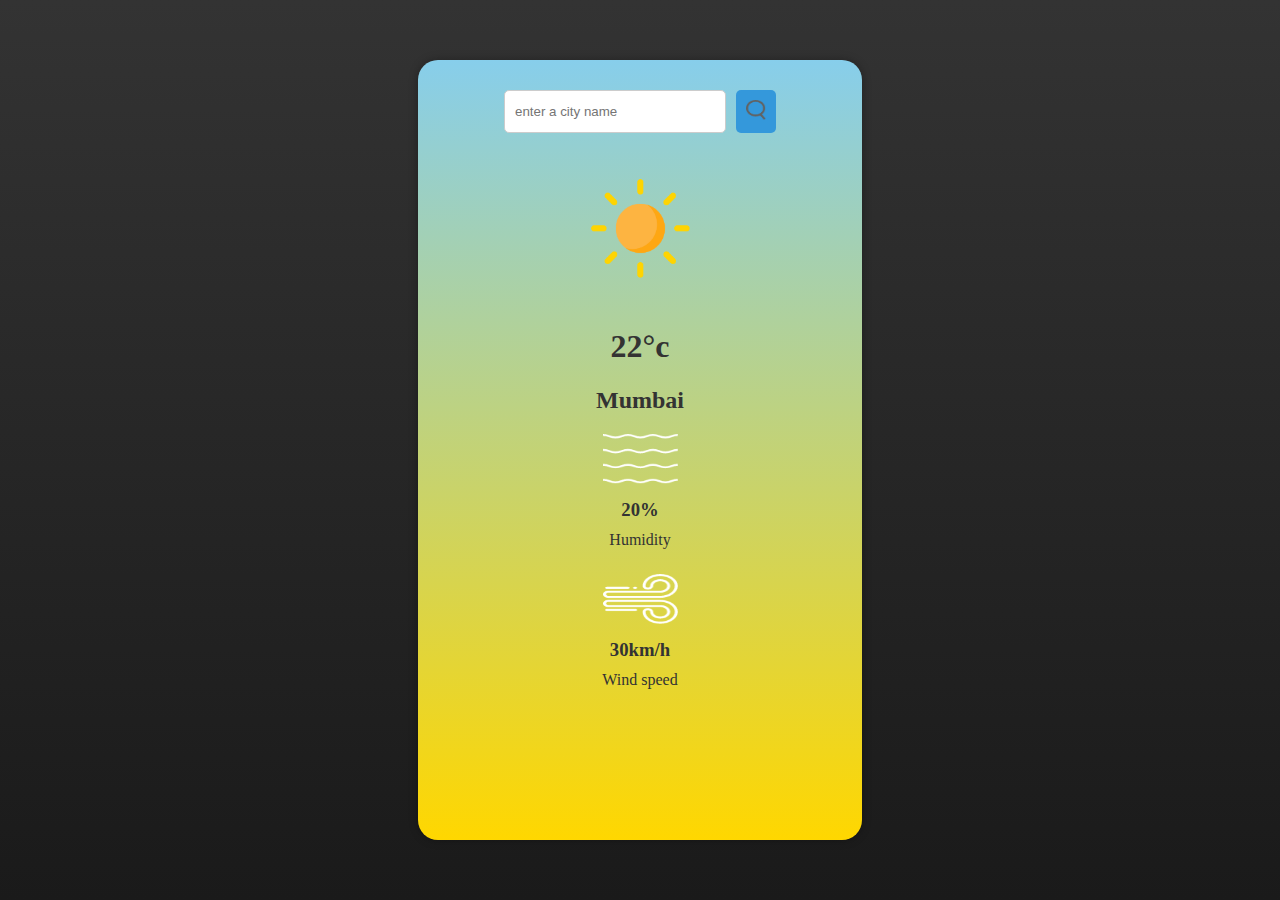
<file: index.html>
<!DOCTYPE html>
<html lang="en">
<head>
    <meta charset="UTF-8">
    <meta name="viewport" content="width=device-width, initial-scale=1.0">
    <link rel="stylesheet" href="style.css">
    <title>Weather app</title>

</head>
<body>
    <div class="card">
    <div class="search">
        <input  class=""   type="text" id="name" placeholder="enter a city name"><br><br>
        <button class="searchbtn"><img src="search.png" alt="search"></button>

    </div>
    <div class="weather">
        <img class="wimg" src="clear.png" alt="humidity">
        <h1 class="temp"> <b>22°c</b></h1>
        <h2 class="city">Mumbai</h2>
    </div>
    <div class="humidity">
        <img src="humidity.png" alt="clear">
        <h3 class="humi">20%</h3>
        <p>Humidity</p>
    </div>
    <div class="wind">
        <img src="wind.png" alt="wind">
        <h3 class="windspeed">30km/h </h3>
        <p>Wind speed</p>

    </div>
</div>
<script src="script.js"></script>
    
</body>
</html>
</file>
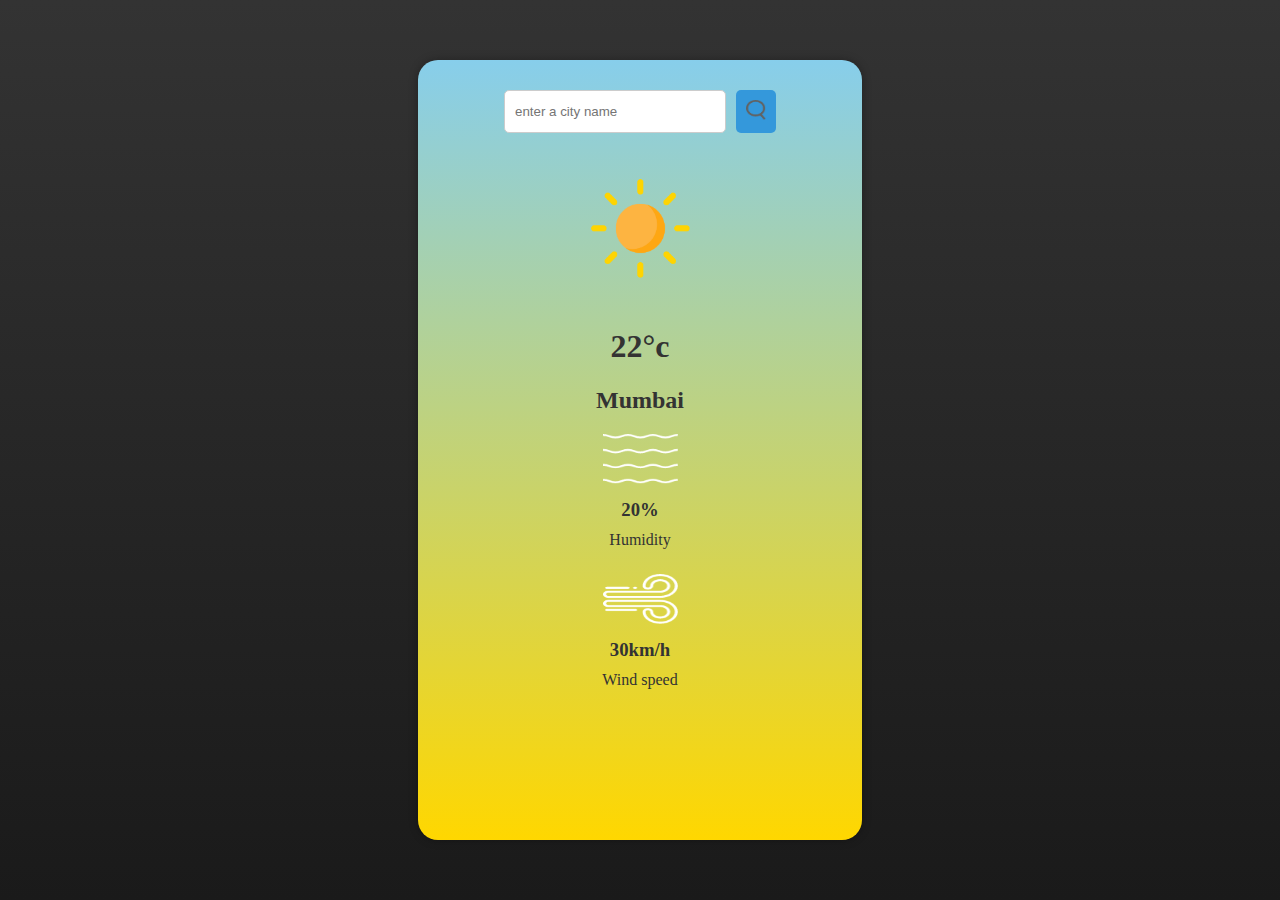
<file: weather.html>
<!DOCTYPE html>
<html lang="en">
<head>
    <meta charset="UTF-8">
    <meta name="viewport" content="width=device-width, initial-scale=1.0">
    <link rel="stylesheet" href="style.css">
    <title>Weather app</title>

</head>
<body>
    <div class="card">
    <div class="search">
        <input  class=""   type="text" id="name" placeholder="enter a city name"><br><br>
        <button class="searchbtn"><img src="search.png" alt="search"></button>

    </div>
    <div class="weather">
        <img class="wimg" src="clear.png" alt="humidity">
        <h1 class="temp"> <b>22°c</b></h1>
        <h2 class="city">Mumbai</h2>
    </div>
    <div class="humidity">
        <img src="humidity.png" alt="clear">
        <h3 class="humi">20%</h3>
        <p>Humidity</p>
    </div>
    <div class="wind">
        <img src="wind.png" alt="wind">
        <h3 class="windspeed">30km/h </h3>
        <p>Wind speed</p>

    </div>
</div>
<script src="script.js"></script>
    
</body>
</html>
</file>
<file: style.css>
body {
    background: linear-gradient(to bottom, #333333, #1a1a1a);
    display: flex;
    align-items: center;
    justify-content: center;
    height: 100vh;
    margin: 0;
}

.card {
    background: linear-gradient(to bottom, #87CEEB, #FFD700);
    width: 30%;
    max-width: 90%;
    height: 80%;
    padding: 30px;
    border-radius: 20px;
    text-align: center;
    box-shadow: 0 0 10px rgba(0, 0, 0, 0.3);
}

.search {
    display: flex;
    justify-content: center;
    margin-bottom: 20px;
}

#name {
    padding: 10px;
    width: 200px;
    border: 1px solid #ccc;
    border-radius: 5px;
}

button {
    padding: 10px;
    border: none;
    background-color: #3498db;
    border-radius: 5px;
    margin-left: 10px;
    cursor: pointer;
}

button img {
    width: 20px;
    height: 20px;
}

.weather {
    margin-top: 20px;
}

.weather img {
    width: 150px;
}

.humidity, .wind {
    display: flex;
    flex-direction: column;
    align-items: center;
    margin-top: 20px;
}

.humidity img, .wind img {
    width: 75px;
    height: 50px;
    margin-bottom: 10px;
}

h3, p {
    color: #333333;
    margin: 5px 0;
}

h1, h2 {
    color: #333333;
}

.wind,.humidity {
    display: flex;
    justify-content: center;
    margin-top: 20px;
}

.navbar h3, .navbar p {
    margin: 0 15px;
}
</file>
